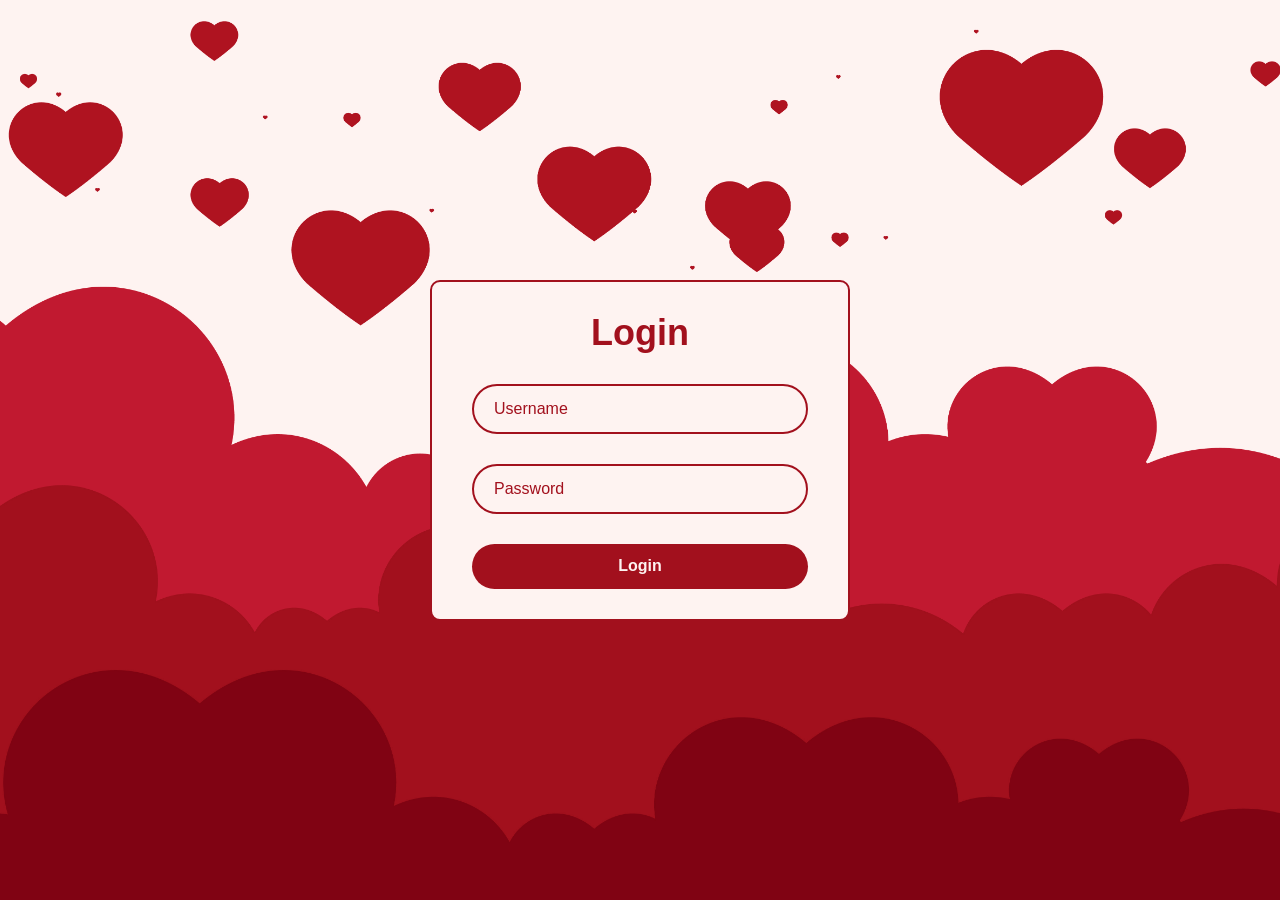
<file: index.html>
<!DOCTYPE html>
<html lang="en">
<head>
    <meta charset="UTF-8">
    <meta name="viewport" content="width=device-width, initial-scale=1.0">
    <title></title>
    <link rel="stylesheet" href="style.css">
</head>
<body>
    <div class="wrapper">
        <form action="">
            <h1>Login</h1>
            <div class="input-box">
                <input type="text" id="username" placeholder="Username" required>
            </div>
            <div class="input-box">
                <input type="Password" id="user_password" placeholder="Password" required>
            </div>

            <button type="button" onclick="login ()" id="submit" class="btn" value="Login">Login</button>
        
            
        </form>
    </div>

<script>

function login(){

let usarname = document.getElementById("username").value
let password2 = document.getElementById("user_password").value

let website_username = "Neo"
let website_password = "Ntholeng"

if( usarname == website_username && password2 == website_password){

window.location = "envelope.html"

}
}
</script>
</body>
</html>
</file>
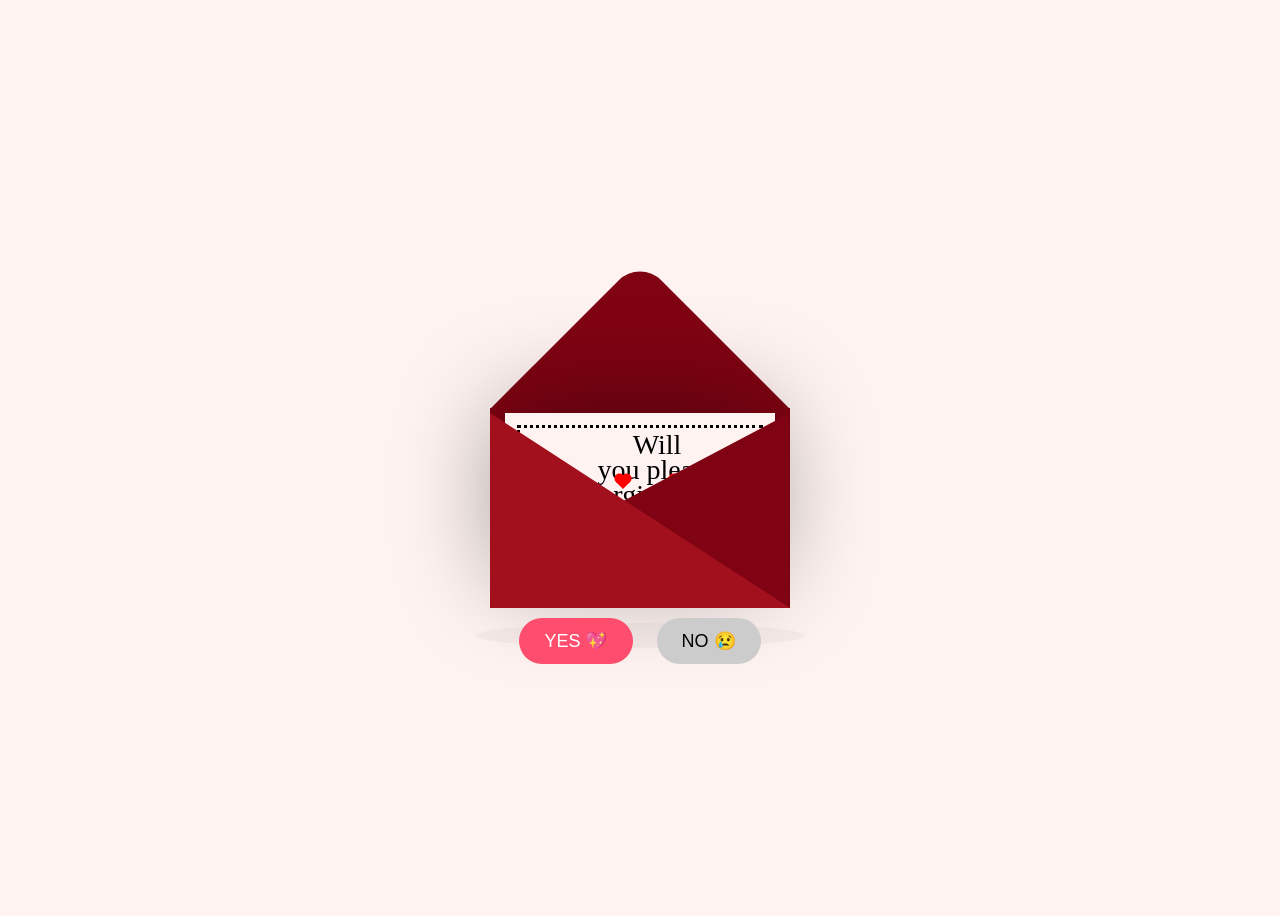
<file: envelope.html>
<!DOCTYPE html>
<html lang="en">
<head>
    <meta charset="UTF-8">
    <meta name="viewport" content="width=device-width, initial-scale=1.0">
    <title>Document</title>
    <link rel="stylesheet" href="styles2.css">
</head>
<body>
    <div class="container">
        <div class="valentines">
            <div class="envelope"></div>
            <div class="front"></div>
            <div class="card"><div class="text">Will</br>you please</br>forgive me?</div>
        <div class="heart"></div>
        </div>
        <div class="hearts">
            <div class="one"></div>
            <div class="two"></div>
            <div class="three"></div>
            <div class="four"></div>
            <div class="five"></div>
        </div>

        <div class="buttons">
            <button id="yesBtn">YES 💖</button>
            <button id="noBtn">NO 😢</button>
        </div>
    </div>
<div class="shadow"></div>
</div>


<audio id="loveAudio" src="audio1.mp3"></audio>


<div id="videoSection">
    <video id="loveVideo" autoplay loop muted>
        <source src="video1.mp4" type="video/mp4">
    </video>
</div>


<script src="letter.js"></script>

</body>

</html>
</file>
<file: style.css>
*{
    margin: 0;
    padding: 0;
    box-sizing: border-box;
    font-family: sans-serif;
}

body {
    display: flex;
    justify-content: center;
    align-items: center;
    min-height: 100vh;
    background: url(test2.jpg) no-repeat;
    background-size: cover;
    background-position: center;
}

.wrapper{
    width: 420px;
    background: #fef3f1;
    border: 2px solid #a2101d;
    border-radius: 10px;
    padding: 30px 40px;
}

.wrapper h1{
    font-size: 36px;
    text-align: center;
    color: #a2101d;
}

.wrapper .input-box{
    width: 100%;
    height: 50px;
    margin: 30px 0;
}

.input-box input{
    width: 100%;
    height:100%;
    background: transparent;
    outline: none;
    border: 2px solid #a2101d;
    border-radius: 40px;
    font-size: 16px;
    color: #a2101d;
    padding: 20px 45px 20px 20px;
}

.input-box input::placeholder{
    color: #a2101d;
}

.wrapper .btn{
    width: 100%;
    height: 45px;
    background: #a2101d;
    border-color: #a2101d;
    border-radius: 40px;
    border: none;
    cursor: pointer;
    font-size: 16px;
    color: #fef3f1;
    font-weight: 600;
}
</file>
<file: styles2.css>
body{
  display: flex;
  justify-content: center;
  align-items: center;
  height: 100vh;
  background-color: #fef3f1;
}

.container {
  position: relative;
}

.valentines{
  position: relative;
  top: 50px;
  cursor: pointer;
  animation: up 3s linear infinite;
}

@keyframes up{
  0%, 100%{
    transform: translateY(0);
  }
  50%{
    transform: translateY(-30px);
  }
}

.envelope{
  position: relative;
  width: 300px;
  height: 200px;
  background-color: #800313;
}

.envelope:before{
  background-color: #800313;
  content:"";
  position: absolute;
  width: 212px;
  height: 212px;
  transform: rotate(45deg);
  top: -105px;
  left: 44px;
  border-radius: 30px 0 0 0;
}

.card{
  position: absolute;
  background-color: #fef3f1;
  width: 270px;
  height: 170px;
  top: 5px;
  left: 15px;
  box-shadow: -5px -5px 100px rgba(0,0,0,0.4);
}

.card:before {
  content:"";
  position: absolute;
  border: 3px solid black;
  border-style: dotted;
  width: 240px;
  height: 140px;
  left: 12px;
  top: 12px;
}

.text{
  position: absolute;
  font-family: 'Brush Script MT', cursive;
  font-size: 28px;
  text-align: center;
  line-height: 25px;
  top: 19px;
  left: 85px;
  color: black;
}

.heart {
  background-color: #d62828;
  display: inline-block;
  height: 30px;
  margin: 0 10px;
  position: relative;
  top: 110px;
  left: 105px;
  transform: rotate(-45deg);
  width: 30px;
}

.heart:before, .heart:after {
  content:"";
  background-color: #d62828;
  border-radius: 50%;
  height: 30px;
  position: absolute;
  width: 30px;
}

.heart:before{
  top: -15px;
  left: 0;
}

.heart:after{
  left: 15px;
  top: 0;
}

.hearts{
  position: absolute;
  top: 15px;
}

@keyframes heart{
  0%{
    transform: translateY(0) rotate(-45deg) scale(0.3);
    opacity: 1;
  }
  100%{
    transform: translateY(-150px) rotate(-45deg) scale(1.3);
    opacity: 0.5;
  }
}


.one, .two, .three, .four, .five{
  background-color: red;
  display: inline-block;
  height: 10px;
  width: 10px;
  margin: 0 10px;
  position: relative;
  transform: rotate(-45deg);
  top: 50px;
}

.one:before, .one:after, .two:before, .two:after, .three:before, .three:after, .four:before, .four:after, .five:before, .five:after{
  content: "";
  background-color: red;
  border-radius: 50px;
  width: 10px;
  height: 10px;
  position: absolute;
}

.one:before, .two:before, .three:before, .four:before, .five:before{
  top: -5px;
  left: 0;
}

.one:after, .two:after, .three:after, .four:after, .five:after{
  left: 5px;
  top: 0;
}

.one{
  left:10px;
  animation: heart 1s ease-out infinite;
}

.two{
  left:30px;
  animation: heart 2s ease-out infinite;
}

.three{
  left:50px;
  animation: heart 1.5s ease-out infinite;
}

.four{
  left:70px;
  animation: heart 2.3s ease-out infinite;
}

.five{
  left:90px;
  animation: heart 1.7s ease-out infinite;
}

.front{
  position: absolute;
  border-right: 180px solid #800313;
  border-top: 95px solid transparent;
  border-bottom: 100px solid transparent;
  left: 120px;
  top: 5px;
  width:0;
  height: 0;
  z-index: 10;
}

.front:before{
  position: absolute;
  content:"";
  border-left: 300px solid #a2101d;
  border-top: 195px solid transparent;
  left: -120px;
  top: -95px;
  width: 0;
  height: 0;
}

.shadow{
  position: absolute;
  width: 330px;
  height: 25px;
  border-radius: 50%;
  background-color: rgba(0,0,0,0.03);
  top: 265px;
  left: -15px;
  z-index: -1;
  animation: scale 3s linear infinite;
}

@keyframes scale{
  0%, 100%{
    transform: scaleX(1);
  }
  50%{
    transform: scaleX(0.85);
  }
}

.buttons {
    position: absolute;
    width: 100%;
    bottom: -120px;
    text-align: center;
}

.buttons button {
    padding: 12px 25px;
    margin: 10px;
    font-size: 18px;
    border: none;
    border-radius: 25px;
    cursor: pointer;
    transition: 0.3s;
}


.buttons {
    height: 120px;
}

#yesBtn {
    background: #ff4d6d;
    color: white;
}

#yesBtn:hover {
    background: #ff1e4d;
}

#noBtn {
    background: #ccc;
}

#noBtn:hover {
    background: #999;
}

#videoSection {
    display: none;
    margin-top: 40px;
    text-align: center;
}

#loveVideo {
    width: 70%;
    border-radius: 20px;
    box-shadow: 0 10px 30px rgba(0,0,0,0.3);
}
</file>
